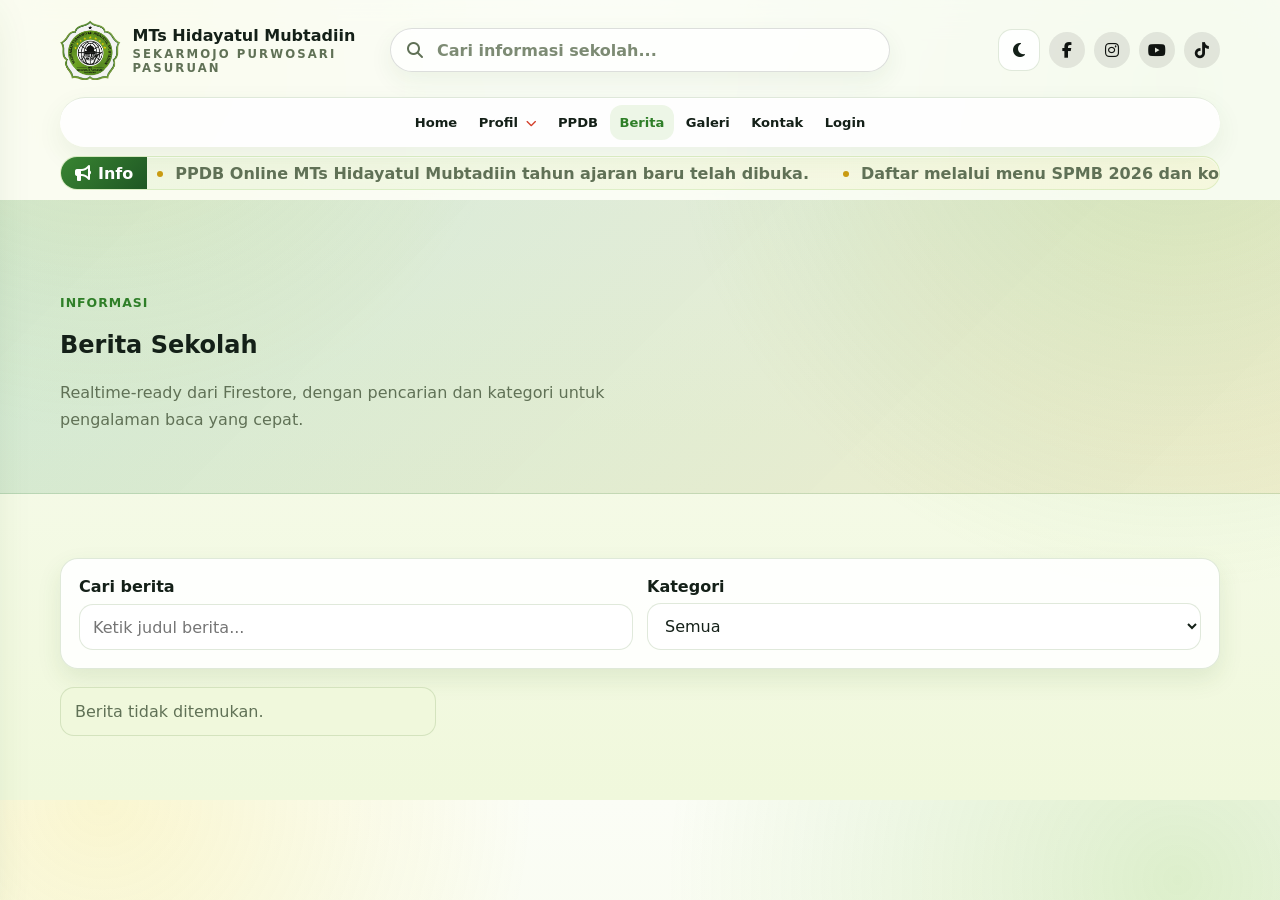
<file: berita/index.html>
<!doctype html>
<html lang="id">
<head>
  <meta charset="utf-8"><meta name="viewport" content="width=device-width, initial-scale=1">
  <title>Berita Sekolah | MTs Hidayatul Mubtadiin</title>
  <meta name="description" content="Berita terbaru MTs Hidayatul Mubtadiin, kategori akademik, prestasi, dan PPDB.">
  <link rel="canonical" href="https://example.github.io/berita/">
  <link rel="stylesheet" href="https://cdnjs.cloudflare.com/ajax/libs/font-awesome/6.5.2/css/all.min.css">
  <link rel="stylesheet" href="../assets/css/styles.css">
</head>
<body>
  <header class="site-header"><div class="topbar"><button class="icon-btn menu-toggle" aria-label="Menu"><i class="fa-solid fa-bars"></i></button><a class="brand-logo" href="../index.html"><img src="../assets/images/logo-mts-small.png" alt="Logo MTs Hidayatul Mubtadiin"></a><div class="brand-title"><strong>Berita Sekolah</strong><span>MTs Hidayatul Mubtadiin</span></div><button class="icon-btn search-toggle" aria-label="Cari"><i class="fa-solid fa-magnifying-glass"></i></button><button class="icon-btn theme-toggle" aria-label="Dark mode"><i class="fa-solid theme-icon fa-moon"></i></button></div><nav class="mobile-nav"><a class="nav-pill" href="../index.html">Home</a><a class="nav-pill" href="../profil/index.html">Profil</a><a class="nav-pill" href="../ppdbonline/index.html">PPDB</a><a class="nav-pill active" href="index.html">Berita</a><a class="nav-pill" href="../galeri/index.html">Galeri</a><a class="nav-pill" href="../kontak/index.html">Kontak</a></nav><div class="running-text mobile-running" aria-label="Informasi berjalan mobile"><span class="ticker-label"><i class="fa-solid fa-bullhorn"></i> Info</span><div class="ticker-viewport"><div class="ticker-track"><span>PPDB Online MTs Hidayatul Mubtadiin tahun ajaran baru telah dibuka.</span><span>Informasi agenda, berita, dan pengumuman resmi tersedia di portal sekolah.</span><span>Madrasah modern, islami, dan berprestasi.</span></div></div></div><div class="desktop-row desktop-school-header"><div class="desktop-topline"><a class="desktop-brand" href="../index.html"><span class="brand-logo"><img src="../assets/images/logo-mts-small.png" alt="Logo MTs Hidayatul Mubtadiin"></span><span><strong>MTs Hidayatul Mubtadiin</strong><small>Sekarmojo Purwosari Pasuruan</small></span></a><form class="desktop-search" role="search"><i class="fa-solid fa-magnifying-glass"></i><input type="search" placeholder="Cari informasi sekolah..." aria-label="Cari informasi sekolah"></form><div class="desktop-actions" aria-label="Aksi cepat"><button class="icon-btn theme-toggle" type="button" aria-label="Ganti dark mode"><i class="fa-solid theme-icon fa-moon"></i></button><a href="#" aria-label="Facebook"><i class="fa-brands fa-facebook-f"></i></a><a href="#" aria-label="Instagram"><i class="fa-brands fa-instagram"></i></a><a href="#" aria-label="YouTube"><i class="fa-brands fa-youtube"></i></a><a href="#" aria-label="TikTok"><i class="fa-brands fa-tiktok"></i></a></div></div><nav class="desktop-nav desktop-nav-main" aria-label="Navigasi utama"><a href="../index.html">Home</a><div class="dropdown-wrap"><button class="dropdown-toggle" data-target="desktop-profil">Profil <i class="fa-solid fa-chevron-down"></i></button><div class="mega-menu" id="desktop-profil"><a href="../profil/index.html#sejarah"><strong>Sejarah</strong><small>Perjalanan madrasah</small></a><a href="../profil/index.html#visi"><strong>Visi Misi</strong><small>Arah pendidikan</small></a><a href="../profil/index.html#guru"><strong>Guru</strong><small>Tenaga pendidik</small></a><a href="../profil/index.html#sarpras"><strong>Sarpras</strong><small>Fasilitas belajar</small></a><a href="../profil/index.html#prestasi"><strong>Prestasi</strong><small>Capaian siswa</small></a><a href="../profil/index.html#organisasi"><strong>Organisasi</strong><small>Struktur madrasah</small></a></div></div><a href="../ppdbonline/index.html">PPDB</a><a class="active" href="../berita/index.html">Berita</a><a href="../galeri/index.html">Galeri</a><a href="../kontak/index.html">Kontak</a><a href="../login/index.html">Login</a></nav><div class="running-text" aria-label="Informasi berjalan"><span class="ticker-label"><i class="fa-solid fa-bullhorn"></i> Info</span><div class="ticker-viewport"><div class="ticker-track"><span>PPDB Online MTs Hidayatul Mubtadiin tahun ajaran baru telah dibuka.</span><span>Daftar melalui menu SPMB 2026 dan konfirmasi panitia via WhatsApp.</span><span>Informasi agenda, berita, dan pengumuman resmi tersedia di portal sekolah.</span><span>Selamat datang di madrasah modern, islami, dan berprestasi.</span></div></div></div></div></header>
  <aside class="mobile-drawer"><div class="drawer-head"><strong>Menu</strong><button class="icon-btn drawer-close"><i class="fa-solid fa-xmark"></i></button></div><div class="drawer-links"><a href="../index.html">Home</a><a href="../profil/index.html">Profil</a><a href="../ppdbonline/index.html">PPDB</a><a href="../galeri/index.html">Galeri</a><a href="../kontak/index.html">Kontak</a></div></aside><div class="drawer-backdrop"></div>
  <main><section class="page-hero"><div class="container"><span class="eyebrow">Informasi</span><h1>Berita Sekolah</h1><p class="lead">Realtime-ready dari Firestore, dengan pencarian dan kategori untuk pengalaman baca yang cepat.</p></div></section>
    <section class="section container">
      <div class="card form-grid two" style="margin-bottom:18px"><div class="field"><label for="news-search">Cari berita</label><input id="news-search" placeholder="Ketik judul berita..."></div><div class="field"><label for="news-category">Kategori</label><select id="news-category"><option value="all">Semua</option><option>Akademik</option><option>Prestasi</option><option>PPDB</option></select></div></div>
      <div class="grid news-grid" id="news-list"></div>
    </section>
  </main>
  <script src="../data/site-data.js"></script><script src="../assets/js/app.js" defer></script>
</body>
</html>
</file>
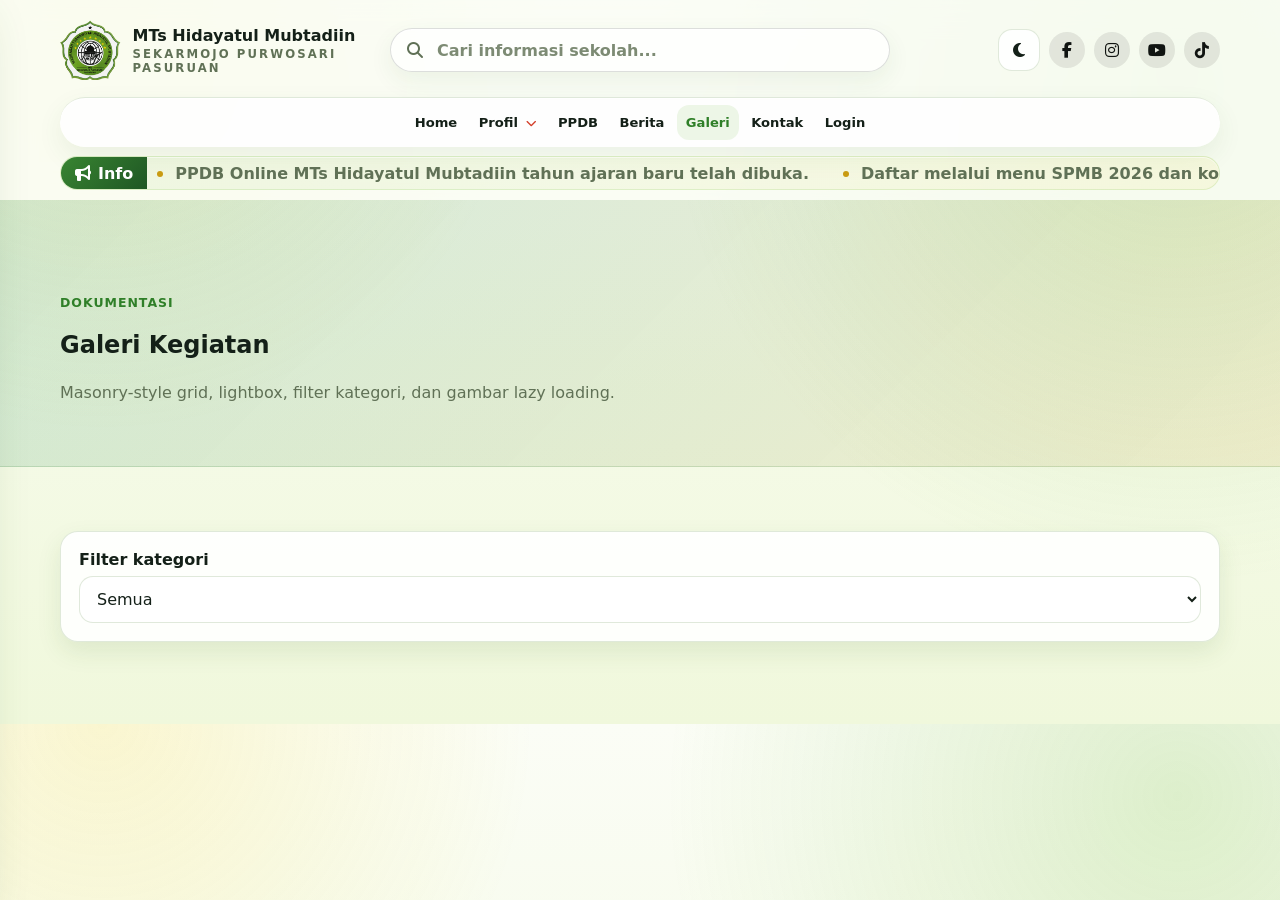
<file: galeri/index.html>
<!doctype html>
<html lang="id">
<head>
  <meta charset="utf-8"><meta name="viewport" content="width=device-width, initial-scale=1">
  <title>Galeri | MTs Hidayatul Mubtadiin</title>
  <meta name="description" content="Galeri kegiatan MTs Hidayatul Mubtadiin dengan masonry, filter, lightbox, dan lazy loading.">
  <link rel="canonical" href="https://example.github.io/galeri/">
  <link rel="stylesheet" href="https://cdnjs.cloudflare.com/ajax/libs/font-awesome/6.5.2/css/all.min.css">
  <link rel="stylesheet" href="../assets/css/styles.css">
</head>
<body>
  <header class="site-header"><div class="topbar"><button class="icon-btn menu-toggle" aria-label="Menu"><i class="fa-solid fa-bars"></i></button><a class="brand-logo" href="../index.html"><img src="../assets/images/logo-mts-small.png" alt="Logo MTs Hidayatul Mubtadiin"></a><div class="brand-title"><strong>Galeri</strong><span>MTs Hidayatul Mubtadiin</span></div><button class="icon-btn search-toggle" aria-label="Cari"><i class="fa-solid fa-magnifying-glass"></i></button><button class="icon-btn theme-toggle" aria-label="Dark mode"><i class="fa-solid theme-icon fa-moon"></i></button></div><nav class="mobile-nav"><a class="nav-pill" href="../index.html">Home</a><a class="nav-pill" href="../profil/index.html">Profil</a><a class="nav-pill" href="../ppdbonline/index.html">PPDB</a><a class="nav-pill" href="../berita/index.html">Berita</a><a class="nav-pill active" href="index.html">Galeri</a><a class="nav-pill" href="../kontak/index.html">Kontak</a></nav><div class="running-text mobile-running" aria-label="Informasi berjalan mobile"><span class="ticker-label"><i class="fa-solid fa-bullhorn"></i> Info</span><div class="ticker-viewport"><div class="ticker-track"><span>PPDB Online MTs Hidayatul Mubtadiin tahun ajaran baru telah dibuka.</span><span>Informasi agenda, berita, dan pengumuman resmi tersedia di portal sekolah.</span><span>Madrasah modern, islami, dan berprestasi.</span></div></div></div><div class="desktop-row desktop-school-header"><div class="desktop-topline"><a class="desktop-brand" href="../index.html"><span class="brand-logo"><img src="../assets/images/logo-mts-small.png" alt="Logo MTs Hidayatul Mubtadiin"></span><span><strong>MTs Hidayatul Mubtadiin</strong><small>Sekarmojo Purwosari Pasuruan</small></span></a><form class="desktop-search" role="search"><i class="fa-solid fa-magnifying-glass"></i><input type="search" placeholder="Cari informasi sekolah..." aria-label="Cari informasi sekolah"></form><div class="desktop-actions" aria-label="Aksi cepat"><button class="icon-btn theme-toggle" type="button" aria-label="Ganti dark mode"><i class="fa-solid theme-icon fa-moon"></i></button><a href="#" aria-label="Facebook"><i class="fa-brands fa-facebook-f"></i></a><a href="#" aria-label="Instagram"><i class="fa-brands fa-instagram"></i></a><a href="#" aria-label="YouTube"><i class="fa-brands fa-youtube"></i></a><a href="#" aria-label="TikTok"><i class="fa-brands fa-tiktok"></i></a></div></div><nav class="desktop-nav desktop-nav-main" aria-label="Navigasi utama"><a href="../index.html">Home</a><div class="dropdown-wrap"><button class="dropdown-toggle" data-target="desktop-profil">Profil <i class="fa-solid fa-chevron-down"></i></button><div class="mega-menu" id="desktop-profil"><a href="../profil/index.html#sejarah"><strong>Sejarah</strong><small>Perjalanan madrasah</small></a><a href="../profil/index.html#visi"><strong>Visi Misi</strong><small>Arah pendidikan</small></a><a href="../profil/index.html#guru"><strong>Guru</strong><small>Tenaga pendidik</small></a><a href="../profil/index.html#sarpras"><strong>Sarpras</strong><small>Fasilitas belajar</small></a><a href="../profil/index.html#prestasi"><strong>Prestasi</strong><small>Capaian siswa</small></a><a href="../profil/index.html#organisasi"><strong>Organisasi</strong><small>Struktur madrasah</small></a></div></div><a href="../ppdbonline/index.html">PPDB</a><a href="../berita/index.html">Berita</a><a class="active" href="../galeri/index.html">Galeri</a><a href="../kontak/index.html">Kontak</a><a href="../login/index.html">Login</a></nav><div class="running-text" aria-label="Informasi berjalan"><span class="ticker-label"><i class="fa-solid fa-bullhorn"></i> Info</span><div class="ticker-viewport"><div class="ticker-track"><span>PPDB Online MTs Hidayatul Mubtadiin tahun ajaran baru telah dibuka.</span><span>Daftar melalui menu SPMB 2026 dan konfirmasi panitia via WhatsApp.</span><span>Informasi agenda, berita, dan pengumuman resmi tersedia di portal sekolah.</span><span>Selamat datang di madrasah modern, islami, dan berprestasi.</span></div></div></div></div></header>
  <aside class="mobile-drawer"><div class="drawer-head"><strong>Menu</strong><button class="icon-btn drawer-close"><i class="fa-solid fa-xmark"></i></button></div><div class="drawer-links"><a href="../index.html">Home</a><a href="../profil/index.html">Profil</a><a href="../ppdbonline/index.html">PPDB</a><a href="../berita/index.html">Berita</a><a href="../kontak/index.html">Kontak</a></div></aside><div class="drawer-backdrop"></div>
  <main><section class="page-hero"><div class="container"><span class="eyebrow">Dokumentasi</span><h1>Galeri Kegiatan</h1><p class="lead">Masonry-style grid, lightbox, filter kategori, dan gambar lazy loading.</p></div></section><section class="section container"><div class="field card" style="margin-bottom:18px"><label for="gallery-filter">Filter kategori</label><select id="gallery-filter"><option value="all">Semua</option><option>Kegiatan</option><option>Akademik</option><option>Ekstrakurikuler</option><option>Sarpras</option></select></div><div class="grid gallery-grid" id="gallery-grid"></div></section></main>
  <div class="modal" id="lightbox"></div>
  <script src="../data/site-data.js"></script><script src="../assets/js/app.js" defer></script>
</body>
</html>
</file>
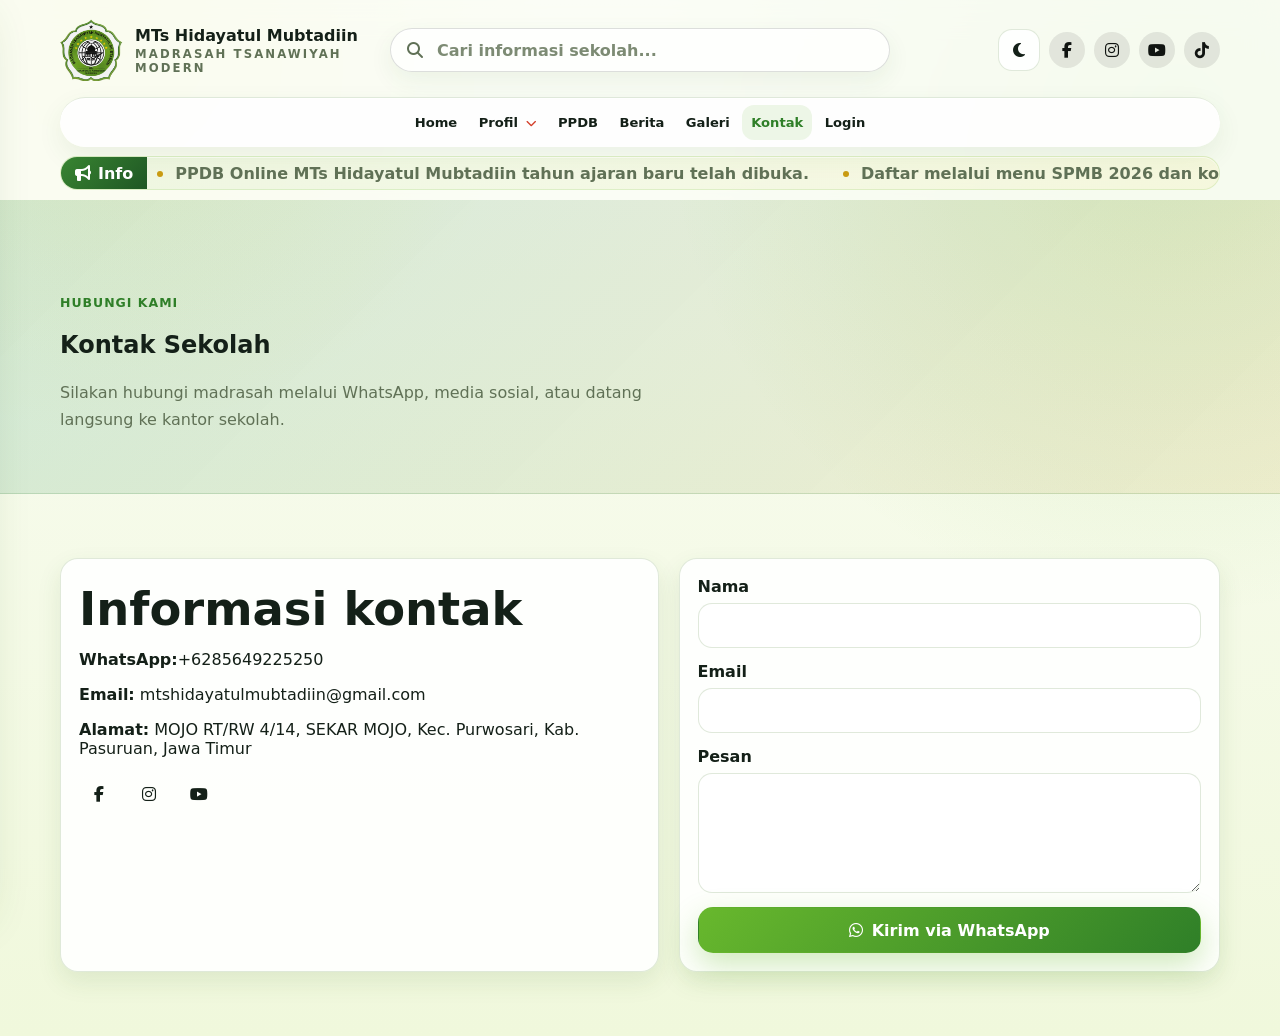
<file: kontak/index.html>
<!doctype html>
<html lang="id">
<head>
  <meta charset="utf-8"><meta name="viewport" content="width=device-width, initial-scale=1">
  <title>Kontak | MTs Hidayatul Mubtadiin</title>
  <meta name="description" content="Kontak resmi MTs Hidayatul Mubtadiin untuk informasi sekolah dan PPDB.">
  <link rel="canonical" href="https://example.github.io/kontak/">
  <link rel="stylesheet" href="https://cdnjs.cloudflare.com/ajax/libs/font-awesome/6.5.2/css/all.min.css"><link rel="stylesheet" href="../assets/css/styles.css">
</head>
<body>
  <header class="site-header"><div class="topbar"><button class="icon-btn menu-toggle" aria-label="Menu"><i class="fa-solid fa-bars"></i></button><a class="brand-logo" href="../index.html"><img src="../assets/images/logo-mts-small.png" alt="Logo MTs Hidayatul Mubtadiin"></a><div class="brand-title"><strong>Kontak</strong><span>MTs Hidayatul Mubtadiin</span></div><span></span><button class="icon-btn theme-toggle" aria-label="Dark mode"><i class="fa-solid theme-icon fa-moon"></i></button></div><nav class="mobile-nav"><a class="nav-pill" href="../index.html">Home</a><a class="nav-pill" href="../profil/index.html">Profil</a><a class="nav-pill" href="../ppdbonline/index.html">PPDB</a><a class="nav-pill" href="../berita/index.html">Berita</a><a class="nav-pill" href="../galeri/index.html">Galeri</a><a class="nav-pill active" href="index.html">Kontak</a></nav><div class="running-text mobile-running" aria-label="Informasi berjalan mobile"><span class="ticker-label"><i class="fa-solid fa-bullhorn"></i> Info</span><div class="ticker-viewport"><div class="ticker-track"><span>PPDB Online MTs Hidayatul Mubtadiin tahun ajaran baru telah dibuka.</span><span>Informasi agenda, berita, dan pengumuman resmi tersedia di portal sekolah.</span><span>Madrasah modern, islami, dan berprestasi.</span></div></div></div><div class="desktop-row desktop-school-header"><div class="desktop-topline"><a class="desktop-brand" href="../index.html"><span class="brand-logo"><img src="../assets/images/logo-mts-small.png" alt="Logo MTs Hidayatul Mubtadiin"></span><span><strong>MTs Hidayatul Mubtadiin</strong><small>Madrasah Tsanawiyah Modern</small></span></a><form class="desktop-search" role="search"><i class="fa-solid fa-magnifying-glass"></i><input type="search" placeholder="Cari informasi sekolah..." aria-label="Cari informasi sekolah"></form><div class="desktop-actions" aria-label="Aksi cepat"><button class="icon-btn theme-toggle" type="button" aria-label="Ganti dark mode"><i class="fa-solid theme-icon fa-moon"></i></button><a href="#" aria-label="Facebook"><i class="fa-brands fa-facebook-f"></i></a><a href="#" aria-label="Instagram"><i class="fa-brands fa-instagram"></i></a><a href="#" aria-label="YouTube"><i class="fa-brands fa-youtube"></i></a><a href="#" aria-label="TikTok"><i class="fa-brands fa-tiktok"></i></a></div></div><nav class="desktop-nav desktop-nav-main" aria-label="Navigasi utama"><a href="../index.html">Home</a><div class="dropdown-wrap"><button class="dropdown-toggle" data-target="desktop-profil">Profil <i class="fa-solid fa-chevron-down"></i></button><div class="mega-menu" id="desktop-profil"><a href="../profil/index.html#sejarah"><strong>Sejarah</strong><small>Perjalanan madrasah</small></a><a href="../profil/index.html#visi"><strong>Visi Misi</strong><small>Arah pendidikan</small></a><a href="../profil/index.html#guru"><strong>Guru</strong><small>Tenaga pendidik</small></a><a href="../profil/index.html#sarpras"><strong>Sarpras</strong><small>Fasilitas belajar</small></a><a href="../profil/index.html#prestasi"><strong>Prestasi</strong><small>Capaian siswa</small></a><a href="../profil/index.html#organisasi"><strong>Organisasi</strong><small>Struktur madrasah</small></a></div></div><a href="../ppdbonline/index.html">PPDB</a><a href="../berita/index.html">Berita</a><a href="../galeri/index.html">Galeri</a><a class="active" href="../kontak/index.html">Kontak</a><a href="../login/index.html">Login</a></nav><div class="running-text" aria-label="Informasi berjalan"><span class="ticker-label"><i class="fa-solid fa-bullhorn"></i> Info</span><div class="ticker-viewport"><div class="ticker-track"><span>PPDB Online MTs Hidayatul Mubtadiin tahun ajaran baru telah dibuka.</span><span>Daftar melalui menu SPMB 2026 dan konfirmasi panitia via WhatsApp.</span><span>Informasi agenda, berita, dan pengumuman resmi tersedia di portal sekolah.</span><span>Selamat datang di madrasah modern, islami, dan berprestasi.</span></div></div></div></div></header>
  <aside class="mobile-drawer"><div class="drawer-head"><strong>Menu</strong><button class="icon-btn drawer-close"><i class="fa-solid fa-xmark"></i></button></div><div class="drawer-links"><a href="../index.html">Home</a><a href="../profil/index.html">Profil</a><a href="../ppdbonline/index.html">PPDB</a><a href="../berita/index.html">Berita</a><a href="../galeri/index.html">Galeri</a></div></aside><div class="drawer-backdrop"></div>
  <main><section class="page-hero"><div class="container"><span class="eyebrow">Hubungi Kami</span><h1>Kontak Sekolah</h1><p class="lead">Silakan hubungi madrasah melalui WhatsApp, media sosial, atau datang langsung ke kantor sekolah.</p></div></section><section class="section container split"><div class="card"><h2>Informasi kontak</h2><p><strong>WhatsApp:</strong>+6285649225250</p><p><strong>Email:</strong> mtshidayatulmubtadiin@gmail.com</p><p><strong>Alamat:</strong> MOJO RT/RW 4/14, SEKAR MOJO, Kec. Purwosari, Kab. Pasuruan, Jawa Timur</p><div class="socials"><a href="#" aria-label="Facebook"><i class="fa-brands fa-facebook-f"></i></a><a href="#" aria-label="Instagram"><i class="fa-brands fa-instagram"></i></a><a href="#" aria-label="YouTube"><i class="fa-brands fa-youtube"></i></a></div></div><form class="card form-grid"><div class="field"><label>Nama</label><input></div><div class="field"><label>Email</label><input type="email"></div><div class="field"><label>Pesan</label><textarea></textarea></div><a class="btn btn-primary" href="https://wa.me/6281234567890?text=Halo%20admin%20sekolah" target="_blank" rel="noopener"><i class="fa-brands fa-whatsapp"></i> Kirim via WhatsApp</a></form></section></main>
  <script src="../assets/js/app.js" defer></script>
</body>
</html>
</file>
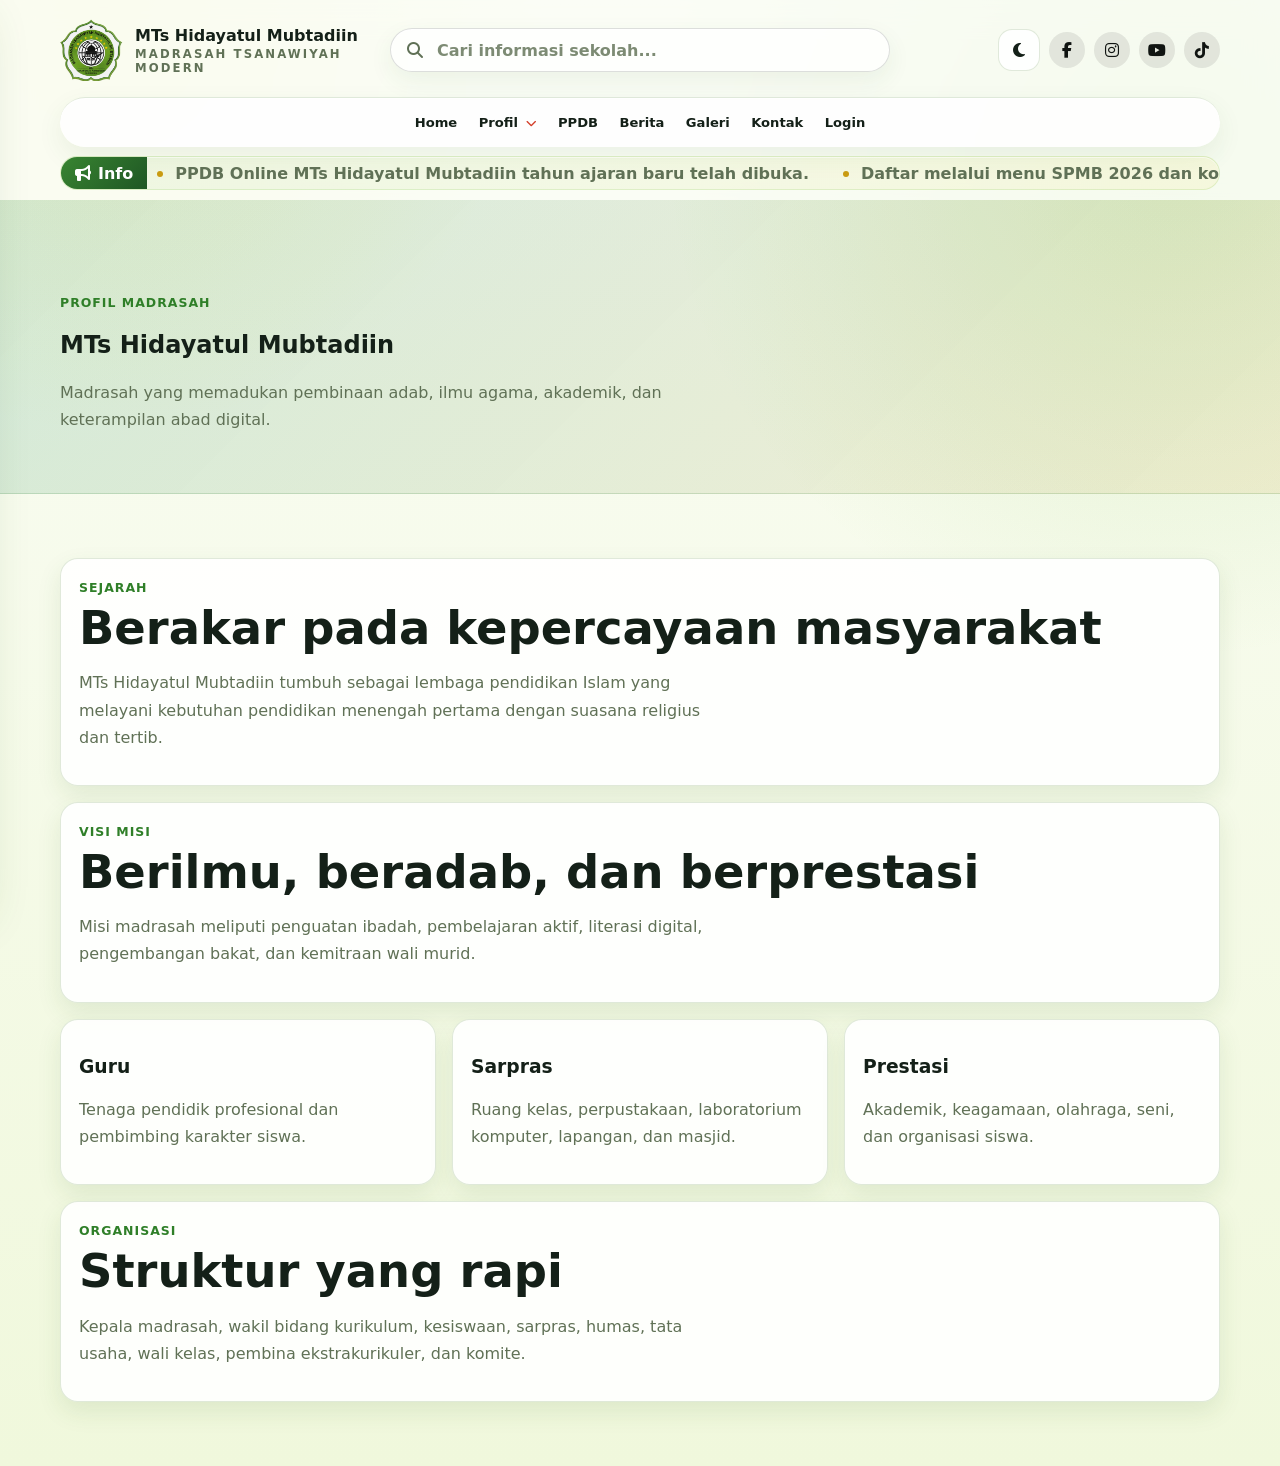
<file: profil/index.html>
<!doctype html>
<html lang="id">
<head>
  <meta charset="utf-8"><meta name="viewport" content="width=device-width, initial-scale=1">
  <title>Profil Sekolah | MTs Hidayatul Mubtadiin</title>
  <meta name="description" content="Profil MTs Hidayatul Mubtadiin: sejarah, visi misi, guru, sarpras, prestasi, dan organisasi.">
  <link rel="canonical" href="https://example.github.io/profil/">
  <link rel="stylesheet" href="https://cdnjs.cloudflare.com/ajax/libs/font-awesome/6.5.2/css/all.min.css"><link rel="stylesheet" href="../assets/css/styles.css">
</head>
<body>
  <header class="site-header"><div class="topbar"><button class="icon-btn menu-toggle" aria-label="Menu"><i class="fa-solid fa-bars"></i></button><a class="brand-logo" href="../index.html"><img src="../assets/images/logo-mts-small.png" alt="Logo MTs Hidayatul Mubtadiin"></a><div class="brand-title"><strong>Profil Sekolah</strong><span>MTs Hidayatul Mubtadiin</span></div><span></span><button class="icon-btn theme-toggle" aria-label="Dark mode"><i class="fa-solid theme-icon fa-moon"></i></button></div><nav class="mobile-nav"><a class="nav-pill" href="../index.html">Home</a><a class="nav-pill active" href="index.html">Profil</a><a class="nav-pill" href="../ppdbonline/index.html">PPDB</a><a class="nav-pill" href="../berita/index.html">Berita</a><a class="nav-pill" href="../galeri/index.html">Galeri</a><a class="nav-pill" href="../kontak/index.html">Kontak</a></nav><div class="running-text mobile-running" aria-label="Informasi berjalan mobile"><span class="ticker-label"><i class="fa-solid fa-bullhorn"></i> Info</span><div class="ticker-viewport"><div class="ticker-track"><span>PPDB Online MTs Hidayatul Mubtadiin tahun ajaran baru telah dibuka.</span><span>Informasi agenda, berita, dan pengumuman resmi tersedia di portal sekolah.</span><span>Madrasah modern, islami, dan berprestasi.</span></div></div></div><div class="desktop-row desktop-school-header"><div class="desktop-topline"><a class="desktop-brand" href="../index.html"><span class="brand-logo"><img src="../assets/images/logo-mts-small.png" alt="Logo MTs Hidayatul Mubtadiin"></span><span><strong>MTs Hidayatul Mubtadiin</strong><small>Madrasah Tsanawiyah Modern</small></span></a><form class="desktop-search" role="search"><i class="fa-solid fa-magnifying-glass"></i><input type="search" placeholder="Cari informasi sekolah..." aria-label="Cari informasi sekolah"></form><div class="desktop-actions" aria-label="Aksi cepat"><button class="icon-btn theme-toggle" type="button" aria-label="Ganti dark mode"><i class="fa-solid theme-icon fa-moon"></i></button><a href="#" aria-label="Facebook"><i class="fa-brands fa-facebook-f"></i></a><a href="#" aria-label="Instagram"><i class="fa-brands fa-instagram"></i></a><a href="#" aria-label="YouTube"><i class="fa-brands fa-youtube"></i></a><a href="#" aria-label="TikTok"><i class="fa-brands fa-tiktok"></i></a></div></div><nav class="desktop-nav desktop-nav-main" aria-label="Navigasi utama"><a href="../index.html">Home</a><div class="dropdown-wrap"><button class="dropdown-toggle active" data-target="desktop-profil">Profil <i class="fa-solid fa-chevron-down"></i></button><div class="mega-menu" id="desktop-profil"><a href="../profil/index.html#sejarah"><strong>Sejarah</strong><small>Perjalanan madrasah</small></a><a href="../profil/index.html#visi"><strong>Visi Misi</strong><small>Arah pendidikan</small></a><a href="../profil/index.html#guru"><strong>Guru</strong><small>Tenaga pendidik</small></a><a href="../profil/index.html#sarpras"><strong>Sarpras</strong><small>Fasilitas belajar</small></a><a href="../profil/index.html#prestasi"><strong>Prestasi</strong><small>Capaian siswa</small></a><a href="../profil/index.html#organisasi"><strong>Organisasi</strong><small>Struktur madrasah</small></a></div></div><a href="../ppdbonline/index.html">PPDB</a><a href="../berita/index.html">Berita</a><a href="../galeri/index.html">Galeri</a><a href="../kontak/index.html">Kontak</a><a href="../login/index.html">Login</a></nav><div class="running-text" aria-label="Informasi berjalan"><span class="ticker-label"><i class="fa-solid fa-bullhorn"></i> Info</span><div class="ticker-viewport"><div class="ticker-track"><span>PPDB Online MTs Hidayatul Mubtadiin tahun ajaran baru telah dibuka.</span><span>Daftar melalui menu SPMB 2026 dan konfirmasi panitia via WhatsApp.</span><span>Informasi agenda, berita, dan pengumuman resmi tersedia di portal sekolah.</span><span>Selamat datang di madrasah modern, islami, dan berprestasi.</span></div></div></div></div></header>
  <aside class="mobile-drawer"><div class="drawer-head"><strong>Menu</strong><button class="icon-btn drawer-close"><i class="fa-solid fa-xmark"></i></button></div><div class="drawer-links"><a href="../index.html">Home</a><a href="../ppdbonline/index.html">PPDB</a><a href="../berita/index.html">Berita</a><a href="../galeri/index.html">Galeri</a><a href="../kontak/index.html">Kontak</a></div></aside><div class="drawer-backdrop"></div>
  <main><section class="page-hero"><div class="container"><span class="eyebrow">Profil Madrasah</span><h1>MTs Hidayatul Mubtadiin</h1><p class="lead">Madrasah yang memadukan pembinaan adab, ilmu agama, akademik, dan keterampilan abad digital.</p></div></section>
    <section class="section container grid">
      <article id="sejarah" class="card"><span class="eyebrow">Sejarah</span><h2>Berakar pada kepercayaan masyarakat</h2><p class="lead">MTs Hidayatul Mubtadiin tumbuh sebagai lembaga pendidikan Islam yang melayani kebutuhan pendidikan menengah pertama dengan suasana religius dan tertib.</p></article>
      <article id="visi" class="card"><span class="eyebrow">Visi Misi</span><h2>Berilmu, beradab, dan berprestasi</h2><p class="lead">Misi madrasah meliputi penguatan ibadah, pembelajaran aktif, literasi digital, pengembangan bakat, dan kemitraan wali murid.</p></article>
      <div class="grid news-grid"><article id="guru" class="card"><h3>Guru</h3><p class="lead">Tenaga pendidik profesional dan pembimbing karakter siswa.</p></article><article id="sarpras" class="card"><h3>Sarpras</h3><p class="lead">Ruang kelas, perpustakaan, laboratorium komputer, lapangan, dan masjid.</p></article><article id="prestasi" class="card"><h3>Prestasi</h3><p class="lead">Akademik, keagamaan, olahraga, seni, dan organisasi siswa.</p></article></div>
      <article id="organisasi" class="card"><span class="eyebrow">Organisasi</span><h2>Struktur yang rapi</h2><p class="lead">Kepala madrasah, wakil bidang kurikulum, kesiswaan, sarpras, humas, tata usaha, wali kelas, pembina ekstrakurikuler, dan komite.</p></article>
    </section>
  </main><script src="../assets/js/app.js" defer></script>
</body>
</html>
</file>
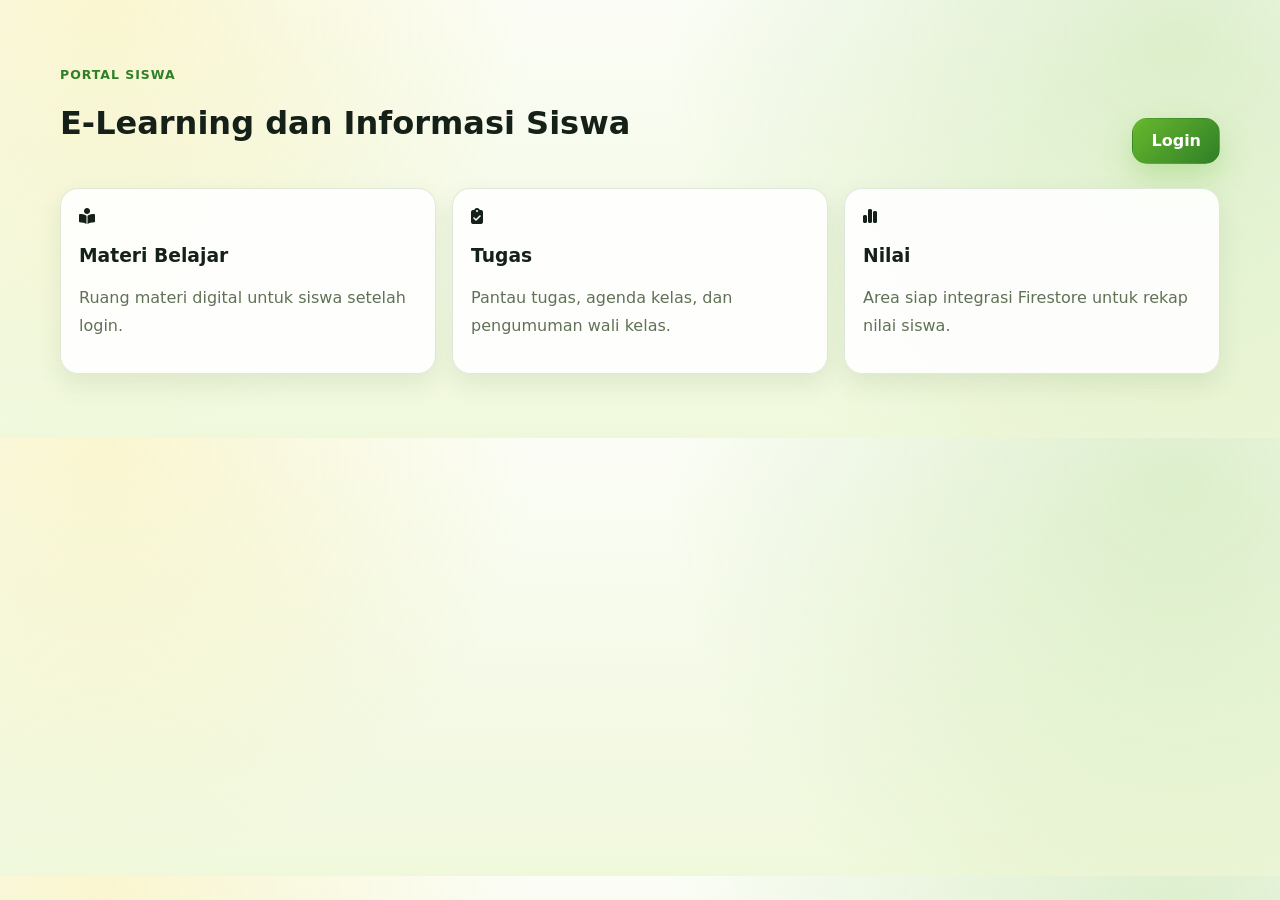
<file: siswa/index.html>
<!doctype html>
<html lang="id">
<head>
  <meta charset="utf-8"><meta name="viewport" content="width=device-width, initial-scale=1">
  <title>Portal Siswa | MTs Hidayatul Mubtadiin</title>
  <meta name="robots" content="noindex,nofollow">
  <link rel="stylesheet" href="https://cdnjs.cloudflare.com/ajax/libs/font-awesome/6.5.2/css/all.min.css"><link rel="stylesheet" href="../assets/css/styles.css">
</head>
<body>
  <main class="section container">
    <div class="section-head"><div><span class="eyebrow">Portal Siswa</span><h1>E-Learning dan Informasi Siswa</h1></div><a class="btn btn-primary" href="../login/index.html">Login</a></div>
    <div class="grid news-grid">
      <article class="card"><i class="fa-solid fa-book-open-reader"></i><h3>Materi Belajar</h3><p class="lead">Ruang materi digital untuk siswa setelah login.</p></article>
      <article class="card"><i class="fa-solid fa-clipboard-check"></i><h3>Tugas</h3><p class="lead">Pantau tugas, agenda kelas, dan pengumuman wali kelas.</p></article>
      <article class="card"><i class="fa-solid fa-chart-simple"></i><h3>Nilai</h3><p class="lead">Area siap integrasi Firestore untuk rekap nilai siswa.</p></article>
    </div>
  </main>
  <script src="../assets/js/app.js" defer></script>
</body>
</html>
</file>
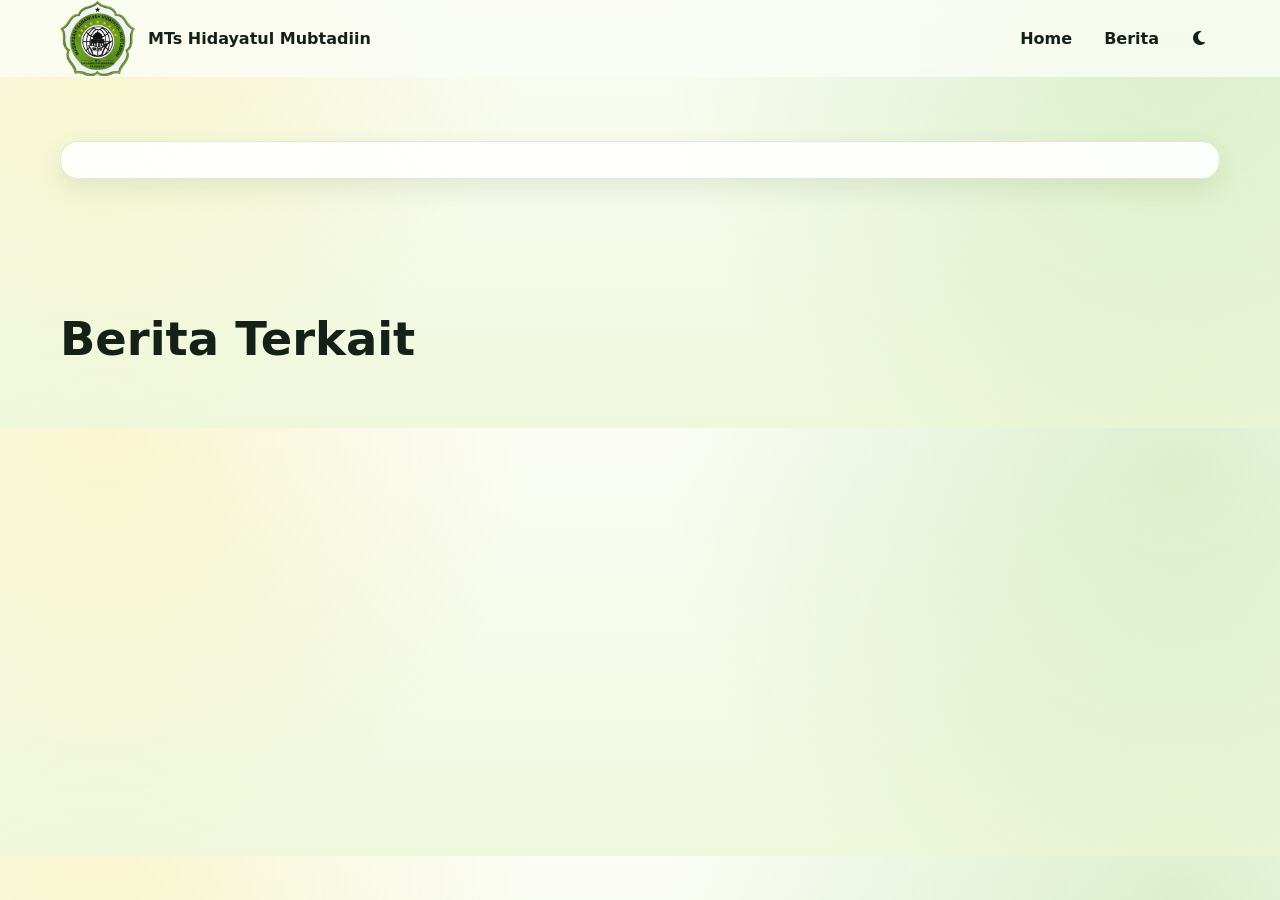
<file: berita/detail.html>
<!doctype html>
<html lang="id">
<head>
  <meta charset="utf-8"><meta name="viewport" content="width=device-width, initial-scale=1">
  <title>Detail Berita | MTs Hidayatul Mubtadiin</title>
  <meta name="description" content="Detail berita resmi MTs Hidayatul Mubtadiin.">
  <link rel="canonical" href="https://example.github.io/berita/detail.html">
  <link rel="stylesheet" href="https://cdnjs.cloudflare.com/ajax/libs/font-awesome/6.5.2/css/all.min.css">
  <link rel="stylesheet" href="../assets/css/styles.css">
</head>
<body>
  <header class="site-header"><div class="topbar"><a class="icon-btn" href="index.html" aria-label="Kembali"><i class="fa-solid fa-arrow-left"></i></a><a class="brand-logo" href="../index.html"><img src="../assets/images/logo-mts-small.png" alt="Logo MTs Hidayatul Mubtadiin"></a><div class="brand-title"><strong>Detail Berita</strong><span>MTs Hidayatul Mubtadiin</span></div><span></span><button class="icon-btn theme-toggle" aria-label="Dark mode"><i class="fa-solid theme-icon fa-moon"></i></button></div><div class="desktop-row"><a class="desktop-brand" href="../index.html"><span class="brand-logo"><img src="../assets/images/logo-mts-small.png" alt="Logo MTs Hidayatul Mubtadiin"></span><span>MTs Hidayatul Mubtadiin</span></a><nav class="desktop-nav"><a href="../index.html">Home</a><a href="index.html">Berita</a><button class="icon-btn theme-toggle" aria-label="Dark mode"><i class="fa-solid theme-icon fa-moon"></i></button></nav></div></header>
  <main><section class="section container"><article id="news-detail" class="card"></article></section><section class="section container"><h2>Berita Terkait</h2><div id="related-posts" class="grid news-grid"></div></section></main>
  <script src="../data/site-data.js"></script><script src="../assets/js/app.js" defer></script>
</body>
</html>
</file>
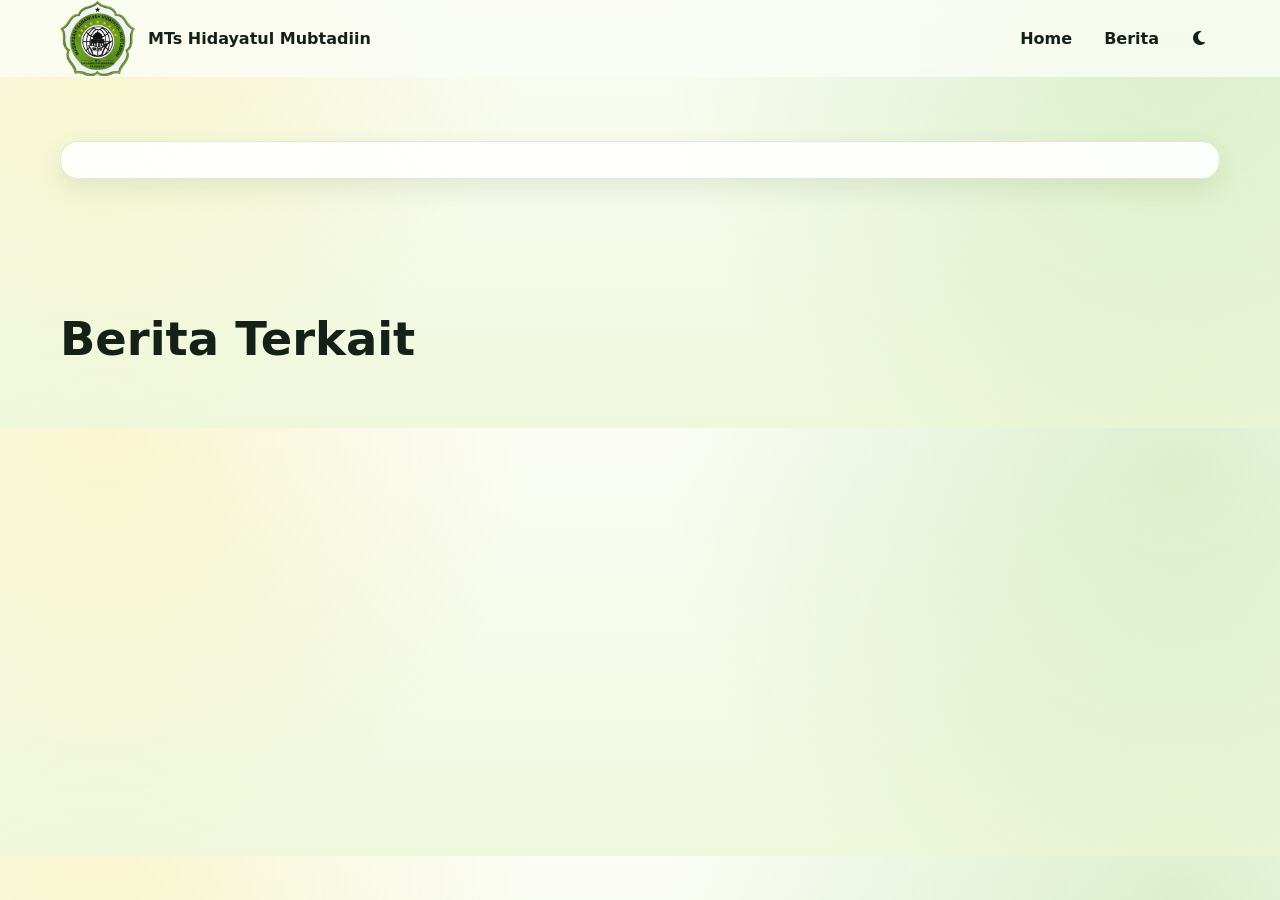
<file: berita/ppdb-online-tahun-ajaran-baru-resmi-dibuka.html>
<!doctype html>
<html lang="id">
<head>
  <meta charset="utf-8"><meta name="viewport" content="width=device-width, initial-scale=1">
  <title>PPDB Online Tahun Ajaran Baru Resmi Dibuka | MTs Hidayatul Mubtadiin</title>
  <meta name="description" content="PPDB online MTs Hidayatul Mubtadiin resmi dibuka untuk calon peserta didik baru.">
  <link rel="canonical" href="https://example.github.io/berita/ppdb-online-tahun-ajaran-baru-resmi-dibuka.html">
  <link rel="stylesheet" href="https://cdnjs.cloudflare.com/ajax/libs/font-awesome/6.5.2/css/all.min.css"><link rel="stylesheet" href="../assets/css/styles.css">
</head>
<body><header class="site-header"><div class="topbar"><a class="icon-btn" href="index.html" aria-label="Kembali"><i class="fa-solid fa-arrow-left"></i></a><a class="brand-logo" href="../index.html"><img src="../assets/images/logo-mts-small.png" alt="Logo MTs Hidayatul Mubtadiin"></a><div class="brand-title"><strong>Detail Berita</strong><span>MTs Hidayatul Mubtadiin</span></div><span></span><button class="icon-btn theme-toggle" aria-label="Dark mode"><i class="fa-solid theme-icon fa-moon"></i></button></div><div class="desktop-row"><a class="desktop-brand" href="../index.html"><span class="brand-logo"><img src="../assets/images/logo-mts-small.png" alt="Logo MTs Hidayatul Mubtadiin"></span><span>MTs Hidayatul Mubtadiin</span></a><nav class="desktop-nav"><a href="../index.html">Home</a><a href="index.html">Berita</a><button class="icon-btn theme-toggle" aria-label="Dark mode"><i class="fa-solid theme-icon fa-moon"></i></button></nav></div></header><main><section class="section container"><article id="news-detail" class="card"></article></section><section class="section container"><h2>Berita Terkait</h2><div id="related-posts" class="grid news-grid"></div></section></main><script src="../data/site-data.js"></script><script src="../assets/js/app.js" defer></script></body>
</html>
</file>
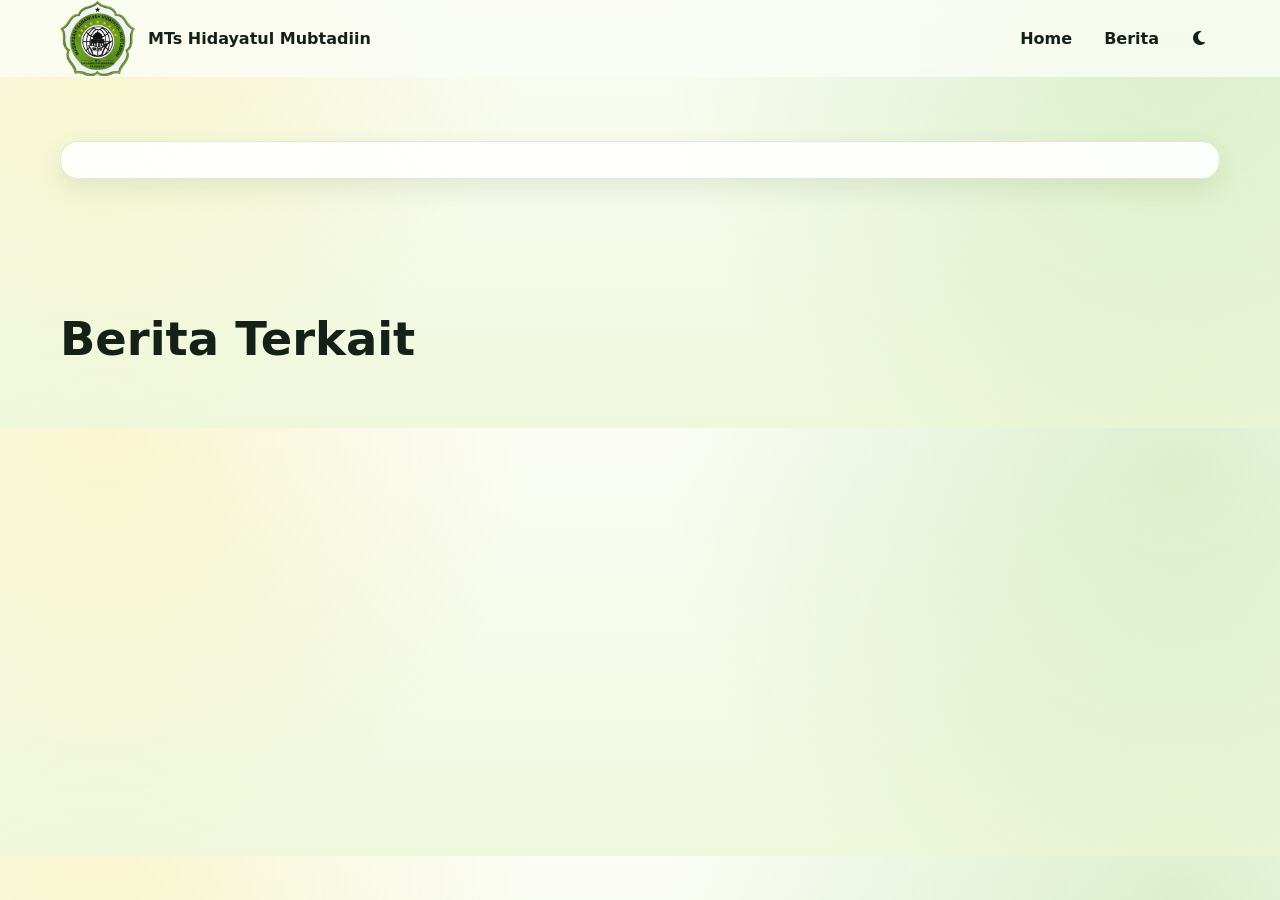
<file: berita/program-tahfidz-dan-literasi-digital-diperkuat-tahun-ini.html>
<!doctype html>
<html lang="id">
<head>
  <meta charset="utf-8"><meta name="viewport" content="width=device-width, initial-scale=1">
  <title>Program Tahfidz dan Literasi Digital Diperkuat Tahun Ini | MTs Hidayatul Mubtadiin</title>
  <meta name="description" content="MTs Hidayatul Mubtadiin memperkuat pembelajaran tahfidz, adab, dan literasi digital.">
  <link rel="canonical" href="https://example.github.io/berita/program-tahfidz-dan-literasi-digital-diperkuat-tahun-ini.html">
  <link rel="stylesheet" href="https://cdnjs.cloudflare.com/ajax/libs/font-awesome/6.5.2/css/all.min.css"><link rel="stylesheet" href="../assets/css/styles.css">
</head>
<body><header class="site-header"><div class="topbar"><a class="icon-btn" href="index.html" aria-label="Kembali"><i class="fa-solid fa-arrow-left"></i></a><a class="brand-logo" href="../index.html"><img src="../assets/images/logo-mts-small.png" alt="Logo MTs Hidayatul Mubtadiin"></a><div class="brand-title"><strong>Detail Berita</strong><span>MTs Hidayatul Mubtadiin</span></div><span></span><button class="icon-btn theme-toggle" aria-label="Dark mode"><i class="fa-solid theme-icon fa-moon"></i></button></div><div class="desktop-row"><a class="desktop-brand" href="../index.html"><span class="brand-logo"><img src="../assets/images/logo-mts-small.png" alt="Logo MTs Hidayatul Mubtadiin"></span><span>MTs Hidayatul Mubtadiin</span></a><nav class="desktop-nav"><a href="../index.html">Home</a><a href="index.html">Berita</a><button class="icon-btn theme-toggle" aria-label="Dark mode"><i class="fa-solid theme-icon fa-moon"></i></button></nav></div></header><main><section class="section container"><article id="news-detail" class="card"></article></section><section class="section container"><h2>Berita Terkait</h2><div id="related-posts" class="grid news-grid"></div></section></main><script src="../data/site-data.js"></script><script src="../assets/js/app.js" defer></script></body>
</html>
</file>
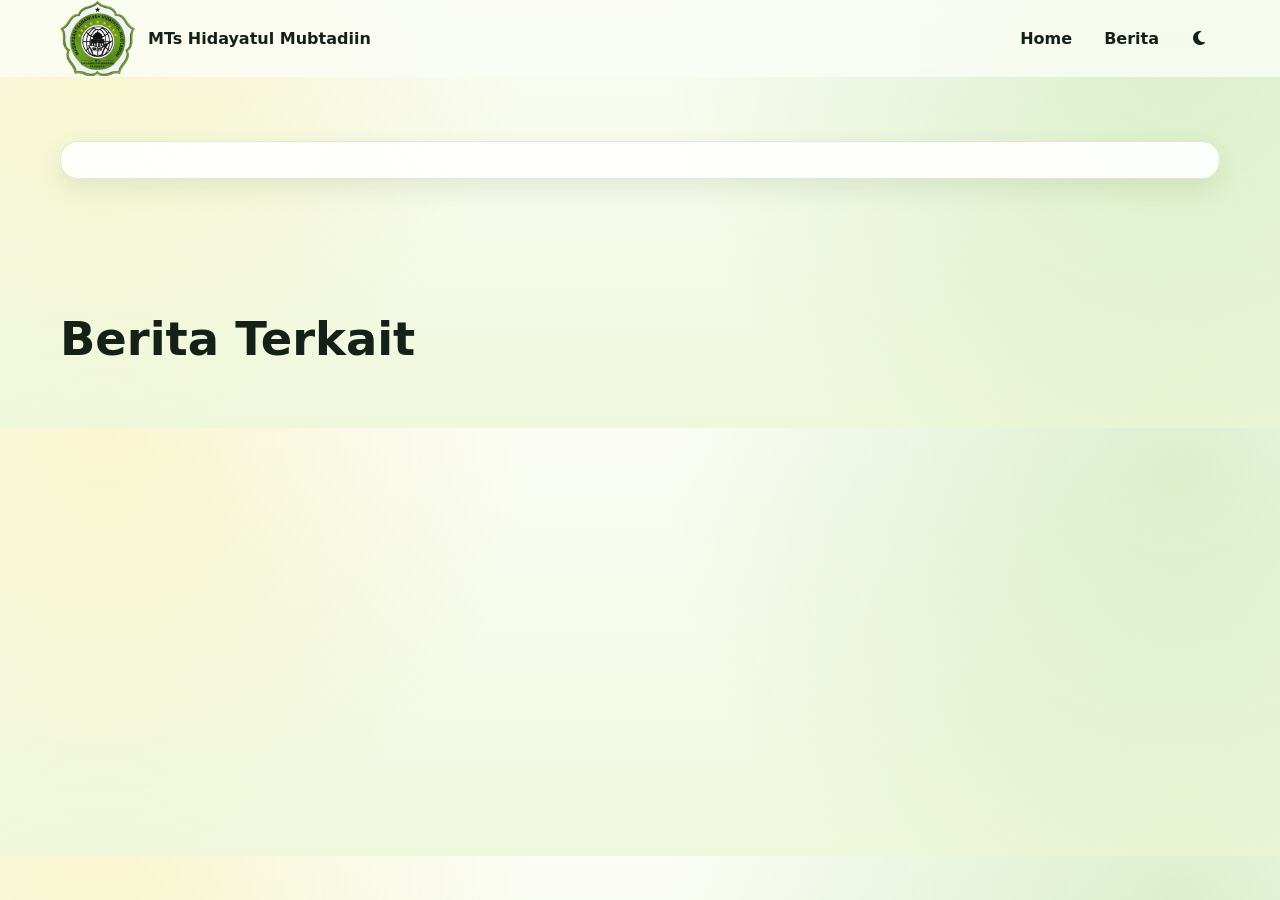
<file: berita/siswa-raih-prestasi-olimpiade-sains-madrasah-tingkat-kabupaten.html>
<!doctype html>
<html lang="id">
<head>
  <meta charset="utf-8"><meta name="viewport" content="width=device-width, initial-scale=1">
  <title>Siswa Raih Prestasi Olimpiade Sains Madrasah Tingkat Kabupaten | MTs Hidayatul Mubtadiin</title>
  <meta name="description" content="Siswa MTs Hidayatul Mubtadiin meraih prestasi olimpiade sains madrasah tingkat kabupaten.">
  <link rel="canonical" href="https://example.github.io/berita/siswa-raih-prestasi-olimpiade-sains-madrasah-tingkat-kabupaten.html">
  <link rel="stylesheet" href="https://cdnjs.cloudflare.com/ajax/libs/font-awesome/6.5.2/css/all.min.css"><link rel="stylesheet" href="../assets/css/styles.css">
</head>
<body><header class="site-header"><div class="topbar"><a class="icon-btn" href="index.html" aria-label="Kembali"><i class="fa-solid fa-arrow-left"></i></a><a class="brand-logo" href="../index.html"><img src="../assets/images/logo-mts-small.png" alt="Logo MTs Hidayatul Mubtadiin"></a><div class="brand-title"><strong>Detail Berita</strong><span>MTs Hidayatul Mubtadiin</span></div><span></span><button class="icon-btn theme-toggle" aria-label="Dark mode"><i class="fa-solid theme-icon fa-moon"></i></button></div><div class="desktop-row"><a class="desktop-brand" href="../index.html"><span class="brand-logo"><img src="../assets/images/logo-mts-small.png" alt="Logo MTs Hidayatul Mubtadiin"></span><span>MTs Hidayatul Mubtadiin</span></a><nav class="desktop-nav"><a href="../index.html">Home</a><a href="index.html">Berita</a><button class="icon-btn theme-toggle" aria-label="Dark mode"><i class="fa-solid theme-icon fa-moon"></i></button></nav></div></header><main><section class="section container"><article id="news-detail" class="card"></article></section><section class="section container"><h2>Berita Terkait</h2><div id="related-posts" class="grid news-grid"></div></section></main><script src="../data/site-data.js"></script><script src="../assets/js/app.js" defer></script></body>
</html>
</file>
<file: assets/css/styles.css>
:root {
  color-scheme: light;
  --bg: #fbfdf6;
  --surface: rgba(255, 255, 255, 0.9);
  --surface-solid: #ffffff;
  --surface-soft: #f0f8dc;
  --text: #142018;
  --muted: #607156;
  --line: rgba(61, 118, 33, 0.16);
  --brand: #68b82d;
  --brand-2: #2f7f28;
  --brand-3: #0f4f25;
  --accent: #f1d20b;
  --accent-2: #c99b12;
  --ink: #101411;
  --danger: #c24135;
  --shadow: 0 18px 45px rgba(48, 100, 32, 0.16);
  --shadow-soft: 0 10px 25px rgba(48, 100, 32, 0.1);
  --radius: 18px;
  --radius-sm: 12px;
  --container: min(1160px, calc(100% - 32px));
  --font: "Inter", "Segoe UI", system-ui, -apple-system, sans-serif;
}

[data-theme="dark"] {
  color-scheme: dark;
  --bg: #071009;
  --surface: rgba(16, 28, 13, 0.86);
  --surface-solid: #101b0d;
  --surface-soft: #172611;
  --text: #f5f8ef;
  --muted: #bacab0;
  --line: rgba(213, 241, 180, 0.15);
  --brand: #8dd74f;
  --brand-2: #6fbe36;
  --brand-3: #b6ec78;
  --accent: #f6d718;
  --accent-2: #dfb915;
  --ink: #f5f8ef;
  --danger: #f87171;
  --shadow: 0 18px 45px rgba(0, 0, 0, 0.35);
  --shadow-soft: 0 10px 25px rgba(0, 0, 0, 0.25);
}

* { box-sizing: border-box; }
html { scroll-behavior: smooth; }
body {
  margin: 0;
  font-family: var(--font);
  background:
    radial-gradient(circle at 8% 0%, rgba(241, 210, 11, 0.16), transparent 27rem),
    radial-gradient(circle at 92% 10%, rgba(104, 184, 45, 0.2), transparent 32rem),
    linear-gradient(180deg, var(--bg), var(--surface-soft));
  color: var(--text);
  transition: background 240ms ease, color 240ms ease;
}
a { color: inherit; text-decoration: none; }
button, input, textarea, select { font: inherit; }
img { max-width: 100%; display: block; }
:focus-visible { outline: 3px solid rgba(214, 166, 69, 0.7); outline-offset: 3px; }
.container { width: var(--container); margin-inline: auto; }
.skip-link {
  position: absolute; left: 12px; top: -60px; z-index: 1000; padding: 10px 14px;
  border-radius: 999px; background: var(--brand); color: #fff; transition: top 180ms ease;
}
.skip-link:focus { top: 12px; }

.site-header {
  position: sticky; top: 0; z-index: 100;
  background: rgba(251, 253, 246, 0.82);
  border-bottom: 1px solid transparent;
  backdrop-filter: blur(16px);
  transition: box-shadow 220ms ease, border-color 220ms ease, background 220ms ease;
}
[data-theme="dark"] .site-header { background: rgba(7, 16, 9, 0.78); }
.site-header.is-scrolled { box-shadow: var(--shadow-soft); border-color: var(--line); }
.topbar {
  display: grid; grid-template-columns: 44px 48px 1fr 44px 44px; gap: 8px; align-items: center;
  min-height: 66px; width: var(--container); margin: 0 auto;
}
.icon-btn {
  width: 42px; height: 42px; border: 1px solid var(--line); border-radius: 14px;
  background: var(--surface); color: var(--text); display: grid; place-items: center;
  cursor: pointer; transition: transform 180ms ease, background 180ms ease, border-color 180ms ease;
}
.icon-btn:hover { transform: translateY(-2px); border-color: rgba(104, 184, 45, 0.46); color: var(--brand-2); }
.brand-logo {
  width: 56px; height: 56px; display: grid; place-items: center; color: #fff;
  overflow: hidden;
  font-weight: 900;
}
.brand-logo img { width: 86%; height: 86%; object-fit: contain; transform: none; }
@media (min-width: 760px) {
  .desktop-brand .brand-logo {
    width: 76px;
    height: 76px;
  }
  .desktop-brand .brand-logo img {
    width: 100%;
    height: 100%;
  }
}
@media (max-width: 759px) {
  .topbar .brand-logo {
    width: 48px;
    height: 48px;
  }
  .topbar .brand-logo img {
    width: 90%;
    height: 90%;
  }
}
.brand-title { min-width: 0; }
.brand-title strong { display: block; font-size: 0.95rem; line-height: 1.15; white-space: nowrap; overflow: hidden; text-overflow: ellipsis; }
.brand-title span { display: block; color: var(--muted); font-size: 0.74rem; margin-top: 2px; }
.mobile-nav {
  display: flex; gap: 8px; overflow-x: auto; scrollbar-width: none; width: var(--container); margin: 0 auto;
  padding: 0 0 12px;
}
.mobile-nav::-webkit-scrollbar { display: none; }
.mobile-mega {
  display: grid; grid-template-columns: repeat(2, minmax(0, 1fr)); gap: 8px; width: var(--container); margin: -4px auto 12px;
  max-height: 0; overflow: hidden; opacity: 0; transform: translateY(-6px); transition: 200ms ease;
}
.mobile-mega.open { max-height: 260px; opacity: 1; transform: translateY(0); }
.mobile-mega a { padding: 13px; border-radius: 15px; background: var(--surface-solid); border: 1px solid var(--line); box-shadow: var(--shadow-soft); font-weight: 800; }
.nav-pill, .desktop-nav a, .desktop-nav button {
  border: 0; background: transparent; color: var(--text); cursor: pointer;
}
.nav-pill {
  flex: 0 0 auto; padding: 9px 14px; border-radius: 999px; background: var(--surface);
  border: 1px solid var(--line); font-weight: 700; font-size: 0.88rem;
}
.nav-pill.active, .nav-pill:hover { background: linear-gradient(135deg, var(--brand), var(--brand-2)); color: #fff; border-color: transparent; box-shadow: 0 10px 22px rgba(104, 184, 45, .24); }
.desktop-row { display: none; width: var(--container); margin: 0 auto; min-height: 74px; align-items: center; justify-content: space-between; }
.desktop-brand { display: flex; align-items: center; gap: 12px; font-weight: 900; }
.desktop-brand small { display: block; margin-top: 2px; color: var(--muted); font-size: .73rem; letter-spacing: .18em; text-transform: uppercase; }
.desktop-nav { display: flex; align-items: center; gap: 6px; }
.desktop-nav a, .desktop-nav button { padding: 12px 13px; border-radius: 12px; font-weight: 750; }
.desktop-nav a:hover, .desktop-nav button:hover { background: linear-gradient(135deg, rgba(104, 184, 45, .12), rgba(241, 210, 11, .12)); color: var(--brand-2); }
.desktop-nav a.active { color: var(--brand-2); background: rgba(104, 184, 45, .11); }
.desktop-school-header {
  min-height: 0; padding: 12px 0 9px; display: none; flex-direction: column; gap: 9px;
}
.desktop-topline {
  width: 100%; display: grid; grid-template-columns: minmax(260px, 1fr) minmax(360px, 500px) minmax(230px, 1fr);
  gap: 20px; align-items: center;
}
.desktop-search {
  min-height: 44px; display: flex; align-items: center; gap: 12px; padding: 0 16px;
  border: 1px solid rgba(20, 32, 24, .14); border-radius: 999px; background: rgba(255,255,255,.76);
  box-shadow: inset 0 1px 0 rgba(255,255,255,.82), 0 9px 24px rgba(48,100,32,.07);
}
[data-theme="dark"] .desktop-search { background: rgba(255,255,255,.06); border-color: var(--line); }
.desktop-search i { color: var(--muted); }
.desktop-search input {
  width: 100%; border: 0; outline: 0; background: transparent; color: var(--text); font-weight: 650;
}
.desktop-search input::placeholder { color: color-mix(in srgb, var(--muted), transparent 18%); }
.desktop-actions { display: flex; justify-content: flex-end; align-items: center; gap: 9px; }
.desktop-actions a {
  width: 36px; height: 36px; display: grid; place-items: center; border-radius: 50%;
  background: rgba(16,20,17,.09); color: var(--ink); transition: transform 180ms ease, background 180ms ease, color 180ms ease;
}
[data-theme="dark"] .desktop-actions a { background: rgba(255,255,255,.1); color: var(--text); }
.desktop-actions a:hover { transform: translateY(-2px); background: rgba(104,184,45,.18); color: var(--brand-2); }
.desktop-nav-main {
  width: 100%; justify-content: center; gap: 3px; padding-top: 5px; border-top: 1px solid var(--line);
  flex-wrap: nowrap;
  background: rgba(255,255,255,.86); border-radius: 999px; padding: 7px 10px;
  box-shadow: 0 10px 26px rgba(48,100,32,.08), inset 0 1px 0 rgba(255,255,255,.8);
}
[data-theme="dark"] .desktop-nav-main { background: rgba(255,255,255,.08); }
.desktop-nav-main a, .desktop-nav-main button {
  font-size: clamp(.82rem, .92vw, .96rem); padding: 10px clamp(7px, .72vw, 12px); white-space: nowrap;
}
.desktop-nav-main i, .desktop-nav-main .dropdown-toggle i { color: #d33d28; font-size: .68rem; margin-left: 3px; }
.running-text {
  width: 100%; display: grid; grid-template-columns: auto 1fr; align-items: center; gap: 10px;
  min-height: 34px; border: 1px solid rgba(104,184,45,.16); border-radius: 999px;
  background: linear-gradient(135deg, rgba(104,184,45,.08), rgba(241,210,11,.08)); overflow: hidden;
  box-shadow: inset 0 1px 0 rgba(255,255,255,.5);
}
.mobile-running {
  width: var(--container); margin: -4px auto 10px; min-height: 31px; border-radius: 12px;
}
.mobile-running .ticker-label { padding: 0 10px; font-size: .78rem; }
.mobile-running .ticker-track { font-size: .82rem; animation-duration: 24s; }
.ticker-label {
  height: 100%; display: inline-flex; align-items: center; gap: 7px; padding: 0 14px;
  background: linear-gradient(135deg, rgba(47,127,40,.95), rgba(20,78,26,.95)); color: #fff; font-weight: 850;
}
.ticker-viewport { overflow: hidden; white-space: nowrap; }
.ticker-track {
  display: inline-flex; gap: 34px; padding-right: 34px; color: var(--muted); font-weight: 750;
  animation: ticker-move 32s linear infinite;
}
.ticker-track span::before {
  content: ""; display: inline-block; width: 6px; height: 6px; border-radius: 50%;
  background: var(--accent-2); margin-right: 12px; vertical-align: middle;
}
.running-text:hover .ticker-track { animation-play-state: paused; }
@keyframes ticker-move {
  from { transform: translateX(100%); }
  to { transform: translateX(-100%); }
}
.dropdown-wrap { position: relative; }
.mega-menu {
  position: absolute; top: calc(100% + 12px); left: 0; width: min(520px, calc(100vw - 32px));
  background: var(--surface-solid); border: 1px solid var(--line); border-radius: var(--radius);
  box-shadow: var(--shadow); padding: 14px; display: grid; grid-template-columns: repeat(2, minmax(0, 1fr));
  gap: 10px; opacity: 0; transform: translateY(8px); pointer-events: none; transition: 180ms ease;
}
.mega-menu.open { opacity: 1; transform: translateY(0); pointer-events: auto; }
.mega-menu a { padding: 14px; border-radius: 14px; background: var(--surface-soft); display: grid; gap: 5px; }
.mega-menu small { color: var(--muted); }
.mobile-drawer {
  position: fixed; inset: 0 auto 0 0; width: min(330px, 86vw); z-index: 150; background: var(--surface-solid);
  transform: translateX(-105%); transition: transform 220ms ease; box-shadow: var(--shadow); padding: 18px;
}
.mobile-drawer.open { transform: translateX(0); }
.drawer-backdrop { position: fixed; inset: 0; background: rgba(0,0,0,.38); z-index: 140; opacity: 0; pointer-events: none; transition: opacity 180ms ease; }
.drawer-backdrop.open { opacity: 1; pointer-events: auto; }
.drawer-head { display: flex; justify-content: space-between; align-items: center; margin-bottom: 18px; }
.drawer-links { display: grid; gap: 8px; }
.drawer-links a { padding: 13px 12px; border-radius: 14px; background: var(--surface-soft); font-weight: 750; }
.mini-grid { display: grid; grid-template-columns: repeat(2, minmax(0, 1fr)); gap: 8px; margin: 10px 0; }
.mini-grid a { font-size: 0.9rem; background: var(--surface); border: 1px solid var(--line); }

.hero {
  min-height: clamp(520px, 72vh, 650px); position: relative; display: grid; align-items: end; overflow: hidden;
  background: #0a2410;
}
.hero-slider { position: absolute; inset: 0; z-index: 0; }
.hero-slider::after {
  content: ""; position: absolute; inset: 0;
  background:
    radial-gradient(circle at 85% 20%, rgba(241, 210, 11, .38), transparent 24rem),
    linear-gradient(115deg, rgba(7, 43, 18, .9) 0%, rgba(47, 127, 40, .66) 48%, rgba(104, 184, 45, .35) 100%);
}
.hero-slide {
  position: absolute; inset: 0; background-size: cover; background-position: center;
  opacity: 0; transform: scale(1.04); transition: opacity 900ms ease, transform 6500ms linear;
}
.hero-slide.active { opacity: 1; transform: scale(1); }
.hero::after {
  content: ""; position: absolute; inset: auto 0 0 0; height: 140px; z-index: 1;
  background: linear-gradient(0deg, var(--bg), transparent);
}
.hero-dots {
  position: absolute; z-index: 3; right: max(16px, calc((100vw - 1160px) / 2)); bottom: 36px;
  display: flex; gap: 8px;
}
.hero-dots button {
  width: 10px; height: 10px; border: 0; border-radius: 999px; padding: 0; cursor: pointer;
  background: rgba(255,255,255,.52); transition: width 220ms ease, background 220ms ease;
}
.hero-dots button.active { width: 30px; background: var(--accent); }
.hero-arrow {
  position: absolute; z-index: 3; top: 50%; transform: translateY(-50%);
  width: 44px; height: 44px; border: 1px solid rgba(255,255,255,.2); border-radius: 999px;
  background: rgba(12, 24, 14, .48); color: rgba(255,255,255,.88); backdrop-filter: blur(10px);
  display: grid; place-items: center; cursor: pointer; transition: background 180ms ease, transform 180ms ease, border-color 180ms ease;
}
.hero-arrow:hover { background: rgba(12, 24, 14, .66); border-color: rgba(241,210,11,.32); transform: translateY(-50%) scale(1.04); }
.hero-arrow-left { left: max(14px, calc((100vw - 1160px) / 2)); }
.hero-arrow-right { right: max(14px, calc((100vw - 1160px) / 2)); }
.hero-inner {
  position: relative; z-index: 2; width: var(--container); margin: 0 auto; padding: 210px 0 64px;
  display: grid; gap: 22px; color: #fff;
}

@media (max-width: 759px) {
  .hero-arrow { width: 38px; height: 38px; top: auto; bottom: 86px; }
  .hero-arrow-left { left: 16px; }
  .hero-arrow-right { right: 16px; }
  .hero-dots { right: 50%; transform: translateX(50%); bottom: 42px; }
  .hero { min-height: 560px; }
  .hero-inner { padding: 190px 0 96px; }
}

@media (min-width: 760px) and (max-width: 979px) {
  .topbar { display: grid !important; }
  .mobile-nav { display: flex !important; }
  .mobile-running { display: grid !important; }
  .desktop-row { display: none !important; }
}
.hero-kicker { display: inline-flex; width: fit-content; gap: 8px; align-items: center; padding: 8px 12px; border-radius: 999px; background: rgba(255,255,255,.14); backdrop-filter: blur(12px); font-weight: 800; }
.hero h1 {   font-size: clamp(2rem, 6vw, 4.2rem); line-height: .98; margin: 0; letter-spacing: 0; max-width: 900px; }
.hero p { max-width: 650px; font-size: clamp(1rem, 2.2vw, 1.25rem); line-height: 1.7; margin: 0; color: rgba(255,255,255,.88); }
.hero-actions { display: flex; flex-wrap: wrap; gap: 12px; }
.btn {
  display: inline-flex; align-items: center; justify-content: center; gap: 9px; min-height: 46px; padding: 12px 18px;
  border-radius: 15px; border: 1px solid transparent; font-weight: 850; cursor: pointer; transition: 180ms ease;
}
.btn-primary { background: linear-gradient(135deg, var(--brand), var(--brand-2)); color: #fff; box-shadow: 0 12px 30px rgba(104, 184, 45, .3); }
.btn-primary:hover, .btn-ghost:hover { transform: translateY(-2px); }
.btn-ghost { color: #fff; border-color: rgba(255,255,255,.35); background: rgba(255,255,255,.1); backdrop-filter: blur(12px); }
.hero-card {
  width: min(100%, 430px); padding: 16px; border: 1px solid rgba(255,255,255,.24); border-radius: var(--radius);
  background: rgba(255,255,255,.14); backdrop-filter: blur(16px); box-shadow: 0 18px 45px rgba(0,0,0,.18);
}
.hero-card strong { display: block; margin-bottom: 8px; }

.section { padding: 64px 0; }
.section-head { display: flex; justify-content: space-between; gap: 20px; align-items: end; margin-bottom: 24px; }
.eyebrow { color: var(--brand-2); font-weight: 900; text-transform: uppercase; font-size: .78rem; letter-spacing: .08em; }
h2 { font-size: clamp(1.65rem, 4vw, 2.9rem); line-height: 1.06; margin: 8px 0 0; letter-spacing: 0; }
.lead { color: var(--muted); line-height: 1.7; max-width: 640px; }
.grid { display: grid; gap: 16px; }
.stats-grid { grid-template-columns: repeat(2, minmax(0, 1fr)); }
.card {
  background: var(--surface); border: 1px solid var(--line); border-radius: var(--radius); box-shadow: var(--shadow-soft);
  padding: 18px; transition: transform 180ms ease, box-shadow 180ms ease, background 180ms ease;
}
.card:hover { transform: translateY(-4px); box-shadow: var(--shadow); }
.stat strong { font-size: clamp(1.8rem, 6vw, 3.2rem); color: var(--brand-2); text-shadow: 0 8px 22px rgba(104, 184, 45, .18); }
.stat span { display: block; color: var(--muted); margin-top: 4px; }
.menu-grid { grid-template-columns: repeat(2, minmax(0, 1fr)); }
.menu-card { position: relative; overflow: hidden; min-height: 124px; display: grid; align-content: space-between; }
.menu-card i { width: 42px; height: 42px; border-radius: 14px; background: linear-gradient(135deg, rgba(104,184,45,.16), rgba(241,210,11,.2)); color: var(--brand-2); display: grid; place-items: center; font-size: 1.1rem; }
.menu-card::after { content: ""; position: absolute; width: 40px; height: 40px; border-radius: 50%; background: rgba(241,210,11,.18); right: -8px; bottom: -8px; transform: scale(0); transition: transform 250ms ease; }
.menu-card:active::after { transform: scale(5); }
.split { display: grid; gap: 20px; }
.principal { display: grid; gap: 18px; align-items: center; }
.principal img { width: 100%; aspect-ratio: 4/3; object-fit: cover; border-radius: var(--radius); box-shadow: var(--shadow); }
.news-grid { grid-template-columns: 1fr; }
.news-card img, .gallery-item img { width: 100%; aspect-ratio: 16/10; object-fit: cover; border-radius: 14px; }
.meta { color: var(--muted); font-size: .86rem; display: flex; gap: 8px; flex-wrap: wrap; align-items: center; }
.badge { color: var(--brand-2); background: linear-gradient(135deg, rgba(104,184,45,.14), rgba(241,210,11,.16)); padding: 5px 9px; border-radius: 999px; font-weight: 800; }
.list { display: grid; gap: 12px; }
.list-item { display: flex; gap: 12px; align-items: start; padding: 14px; border: 1px solid var(--line); border-radius: 15px; background: var(--surface); }
.datebox { width: 54px; min-width: 54px; border-radius: 14px; background: linear-gradient(150deg, var(--brand), var(--brand-2)); color: #fff; text-align: center; padding: 8px 5px; font-weight: 900; box-shadow: 0 10px 18px rgba(104,184,45,.22); }
.datebox small { display: block; font-size: .7rem; font-weight: 700; opacity: .9; }
.gallery-grid { grid-template-columns: repeat(2, minmax(0, 1fr)); }
.video-shell { position: relative; aspect-ratio: 16/9; border-radius: var(--radius); overflow: hidden; background: #0b1d15; box-shadow: var(--shadow); }
.video-shell iframe { position: absolute; inset: 0; width: 100%; height: 100%; border: 0; }
.partners { display: flex; gap: 12px; overflow-x: auto; padding-bottom: 8px; }
.partner { flex: 0 0 160px; height: 74px; border: 1px solid var(--line); background: var(--surface); border-radius: 16px; display: grid; place-items: center; font-weight: 900; color: var(--muted); }

.site-footer { padding: 52px 0 28px; background: linear-gradient(135deg, #0a2410, #17440f 58%, #2f5f12); color: #f4f8ef; }
.footer-grid { display: grid; gap: 24px; }
.footer-grid a { color: #d7efe5; }
.socials { display: flex; gap: 10px; }
.socials a { width: 40px; height: 40px; border-radius: 13px; display: grid; place-items: center; background: rgba(255,255,255,.1); }
.copyright { margin-top: 28px; color: rgba(234,248,241,.72); font-size: .9rem; border-top: 1px solid rgba(255,255,255,.12); padding-top: 18px; }

.page-hero { padding: 92px 0 44px; background: linear-gradient(135deg, rgba(15,138,95,.16), rgba(214,166,69,.14)); border-bottom: 1px solid var(--line); }
.form-grid { display: grid; gap: 14px; }
.field { display: grid; gap: 7px; }
.field label { font-weight: 800; }
.field input, .field textarea, .field select {
  width: 100%; border: 1px solid var(--line); background: var(--surface-solid); color: var(--text); border-radius: 14px; padding: 12px 13px;
}
.field textarea { min-height: 120px; resize: vertical; }
.alert { padding: 14px; border-radius: 14px; border: 1px solid var(--line); background: var(--surface-soft); color: var(--muted); }
.modal {
  position: fixed; inset: 0; background: rgba(0,0,0,.45); display: none; place-items: center; padding: 16px; z-index: 200;
}
.modal.open { display: grid; }
.modal-card { width: min(460px, 100%); background: var(--surface-solid); color: var(--text); border-radius: var(--radius); padding: 24px; box-shadow: var(--shadow); }
.search-panel {
  position: fixed; inset: 74px 16px auto; z-index: 160; background: var(--surface-solid); border: 1px solid var(--line);
  border-radius: var(--radius); box-shadow: var(--shadow); padding: 14px; display: none;
}
.search-panel.open { display: block; }

.auth-shell, .dashboard-shell { min-height: 100vh; }
.auth-shell { display: grid; place-items: center; padding: 24px; }
.auth-card { width: min(430px, 100%); }
.tabs { display: flex; gap: 8px; padding: 6px; background: var(--surface-soft); border-radius: 15px; margin-bottom: 16px; }
.tab { flex: 1; border: 0; border-radius: 12px; padding: 11px; background: transparent; color: var(--text); font-weight: 900; cursor: pointer; }
.tab.active { background: var(--surface-solid); box-shadow: var(--shadow-soft); }
.dashboard-shell { display: grid; grid-template-columns: 1fr; }
.sidebar { background: var(--surface-solid); border-bottom: 1px solid var(--line); padding: 14px; position: sticky; top: 0; z-index: 20; }
.side-nav { display: flex; gap: 8px; overflow-x: auto; }
.side-nav button { white-space: nowrap; border: 1px solid var(--line); background: var(--surface); color: var(--text); padding: 10px 12px; border-radius: 13px; cursor: pointer; font-weight: 800; }
.side-nav button.active { background: var(--brand); color: #fff; }
.dash-main { padding: 18px; }
.table-wrap { overflow-x: auto; border: 1px solid var(--line); border-radius: var(--radius); background: var(--surface); }
table { width: 100%; border-collapse: collapse; min-width: 720px; }
th, td { padding: 12px; text-align: left; border-bottom: 1px solid var(--line); vertical-align: top; }
th { color: var(--muted); font-size: .82rem; text-transform: uppercase; }
.skeleton { position: relative; overflow: hidden; background: var(--surface-soft); min-height: 120px; }
.skeleton::after { content: ""; position: absolute; inset: 0; transform: translateX(-100%); background: linear-gradient(90deg, transparent, rgba(255,255,255,.36), transparent); animation: shimmer 1.5s infinite; }
@keyframes shimmer { 100% { transform: translateX(100%); } }
.reveal { opacity: 0; transform: translateY(22px); transition: opacity 520ms ease, transform 520ms ease; }
.reveal.in-view { opacity: 1; transform: translateY(0); }

@media (min-width: 760px) {
  .mobile-only { display: none !important; }
  .topbar, .mobile-nav, .mobile-running { display: none; }
  .desktop-row { display: flex; }
  .hero-inner { grid-template-columns: minmax(0, 820px); align-items: end; }
  .stats-grid { grid-template-columns: repeat(4, minmax(0, 1fr)); }
  .menu-grid { grid-template-columns: repeat(4, minmax(0, 1fr)); }
  .split, .principal { grid-template-columns: 1.05fr .95fr; }
  .news-grid { grid-template-columns: repeat(3, minmax(0, 1fr)); }
  .gallery-grid { grid-template-columns: repeat(4, minmax(0, 1fr)); }
  .footer-grid { grid-template-columns: 1.4fr .8fr .8fr 1fr; }
  .form-grid.two { grid-template-columns: repeat(2, minmax(0, 1fr)); }
  .dashboard-shell { grid-template-columns: 260px 1fr; }
  .sidebar { min-height: 100vh; border-right: 1px solid var(--line); border-bottom: 0; }
  .side-nav { display: grid; overflow: visible; }
  .dash-main { padding: 28px; }
}
</file>
